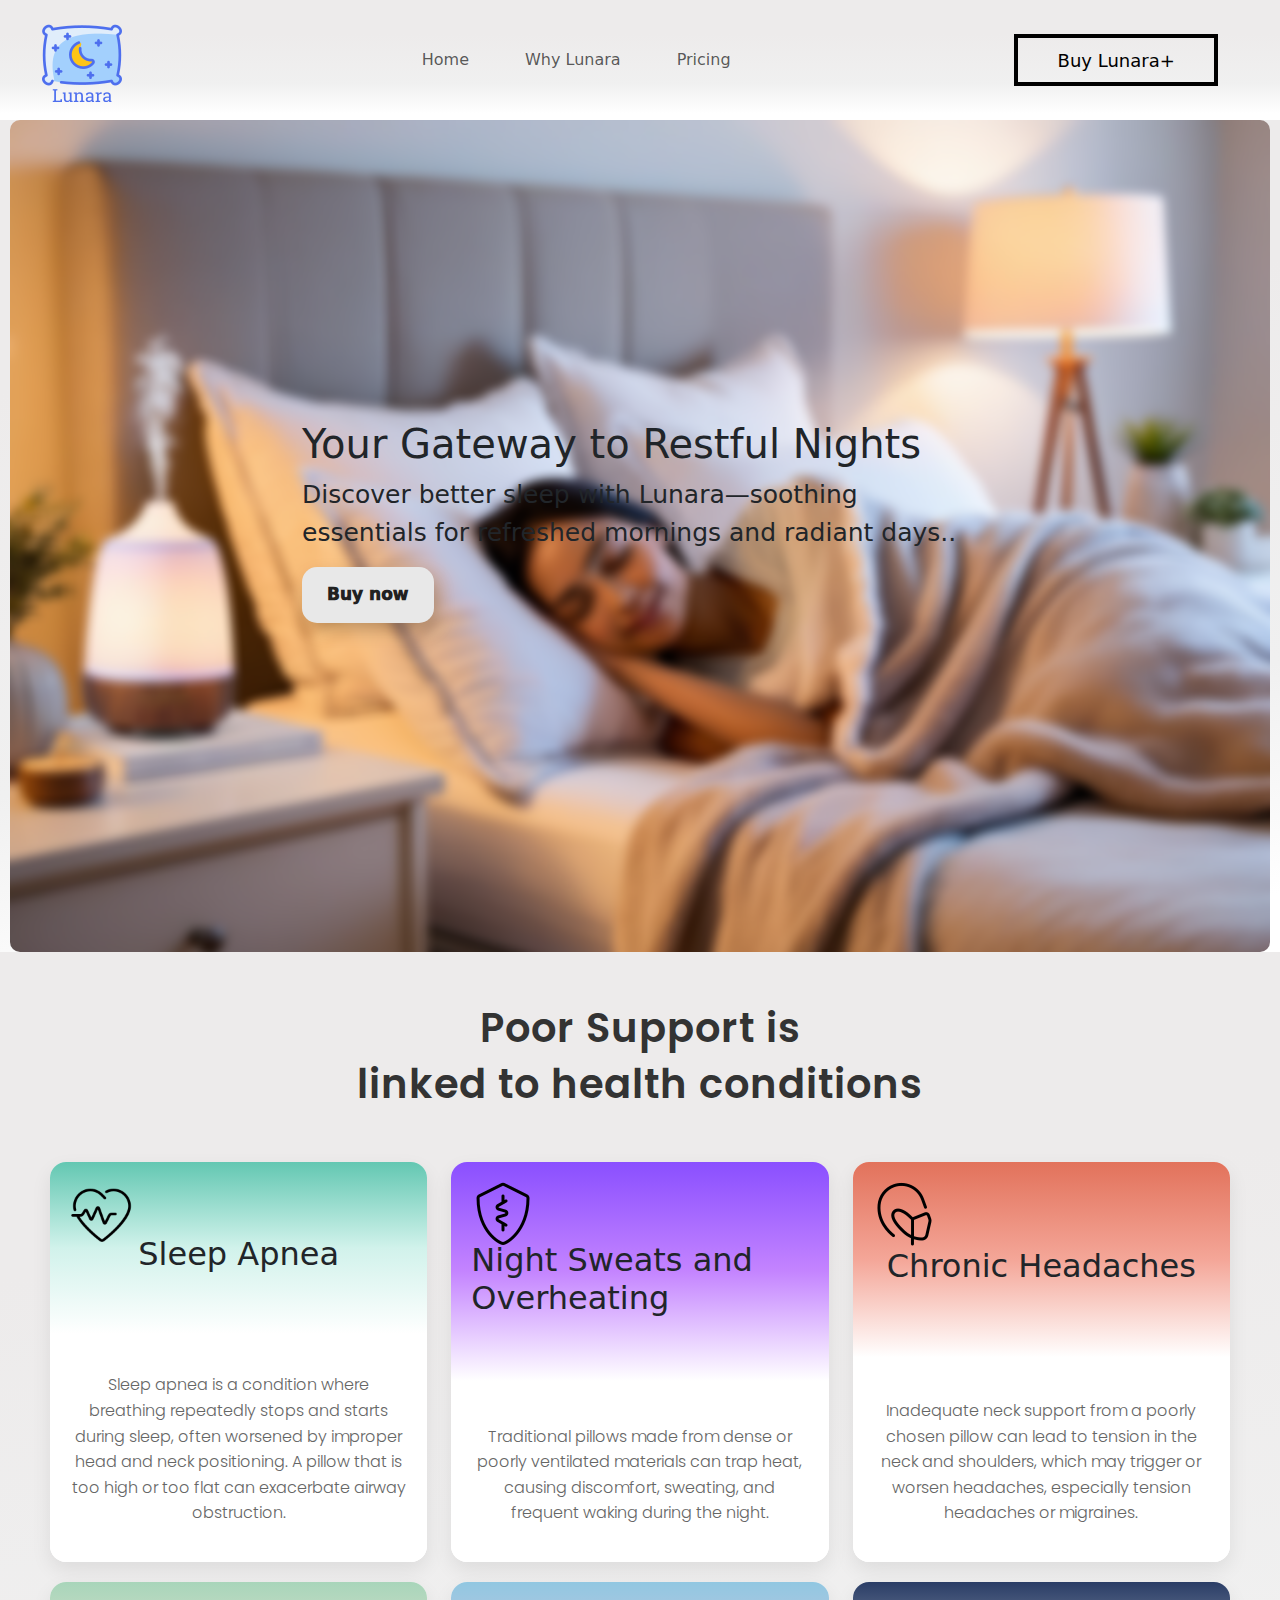
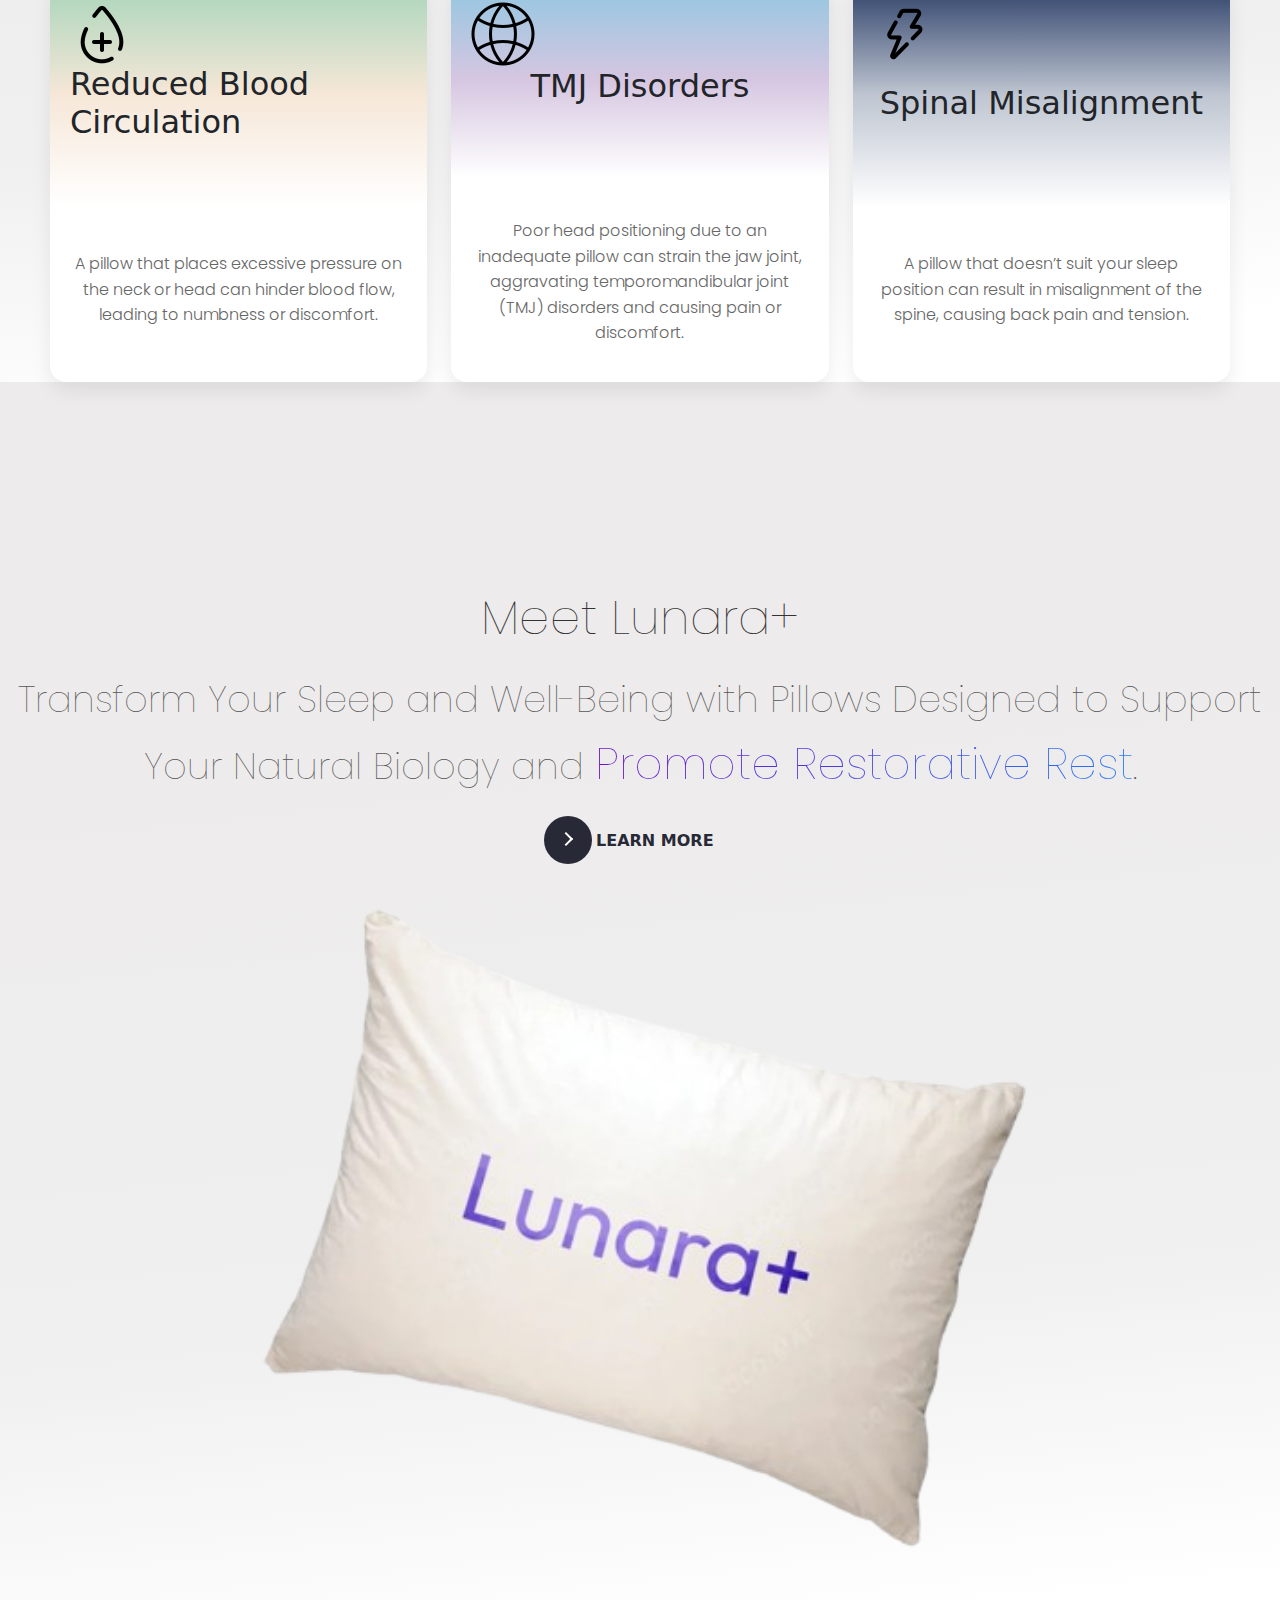
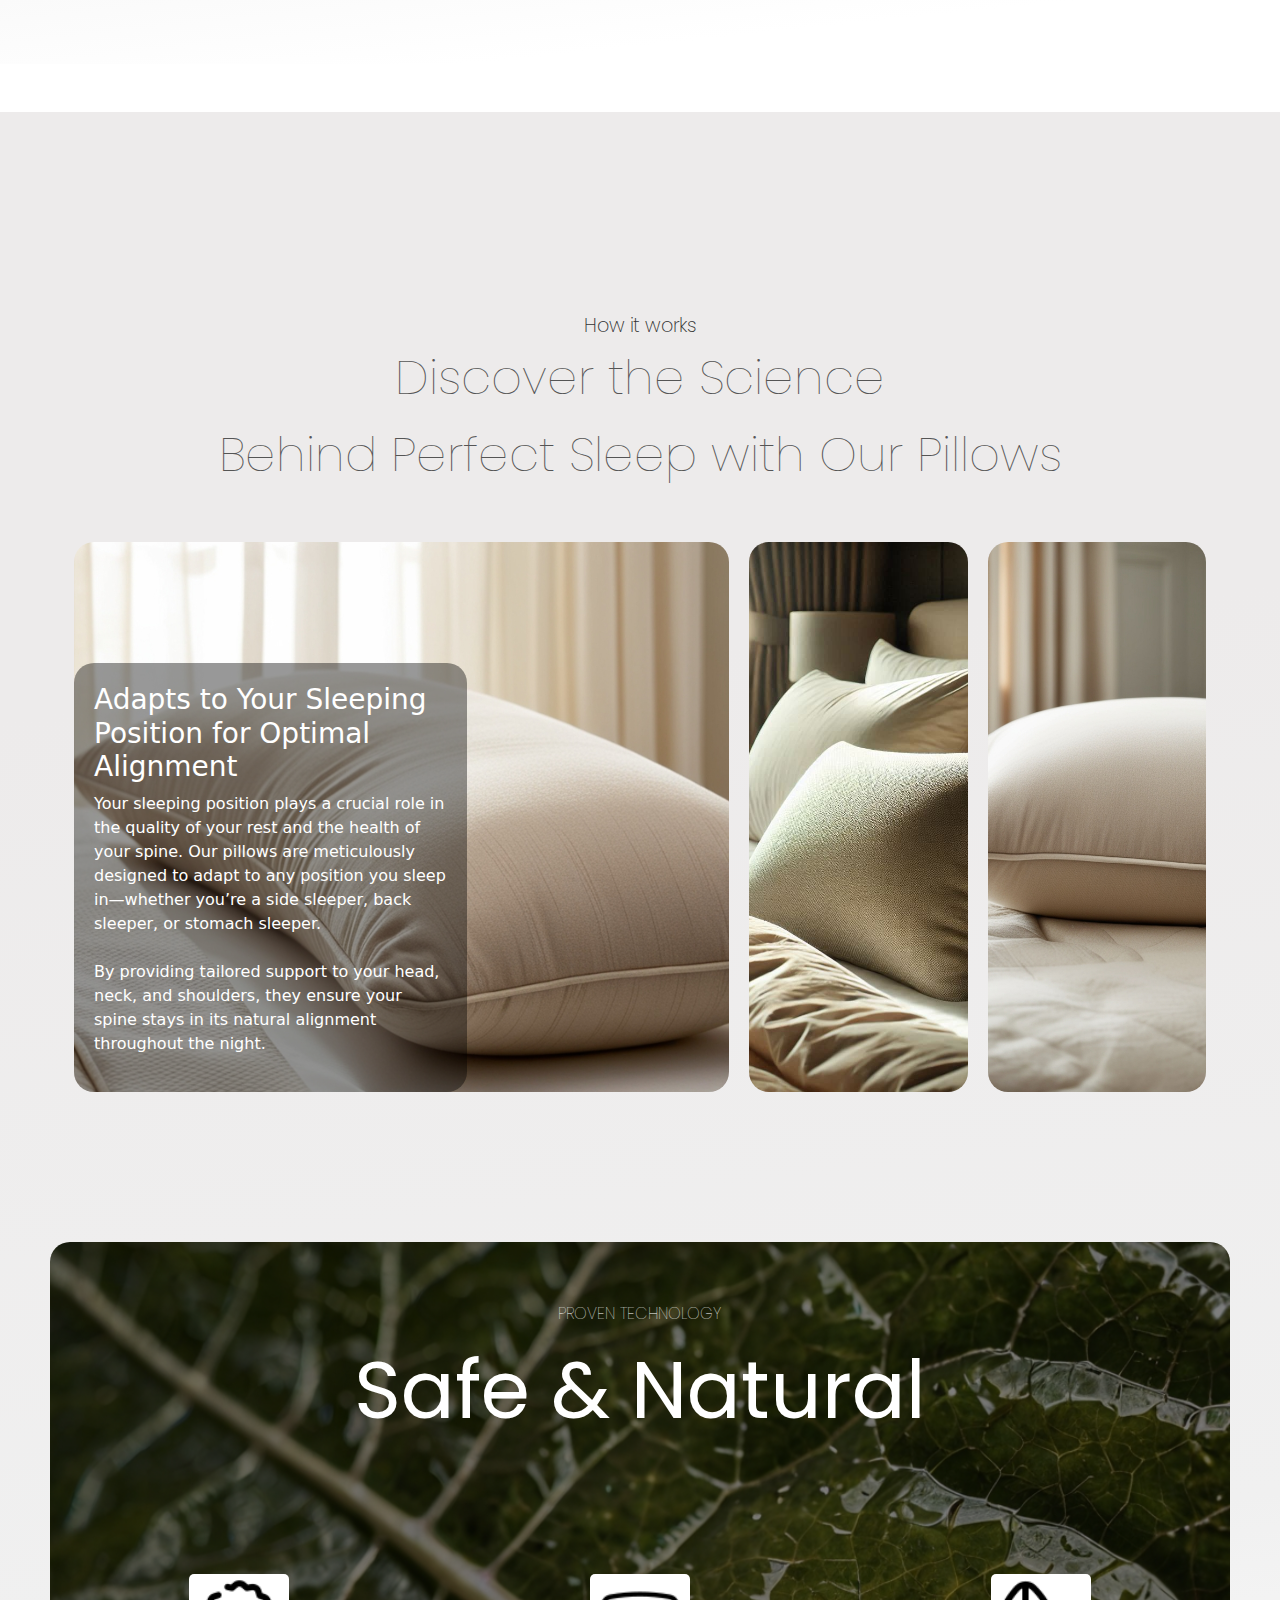
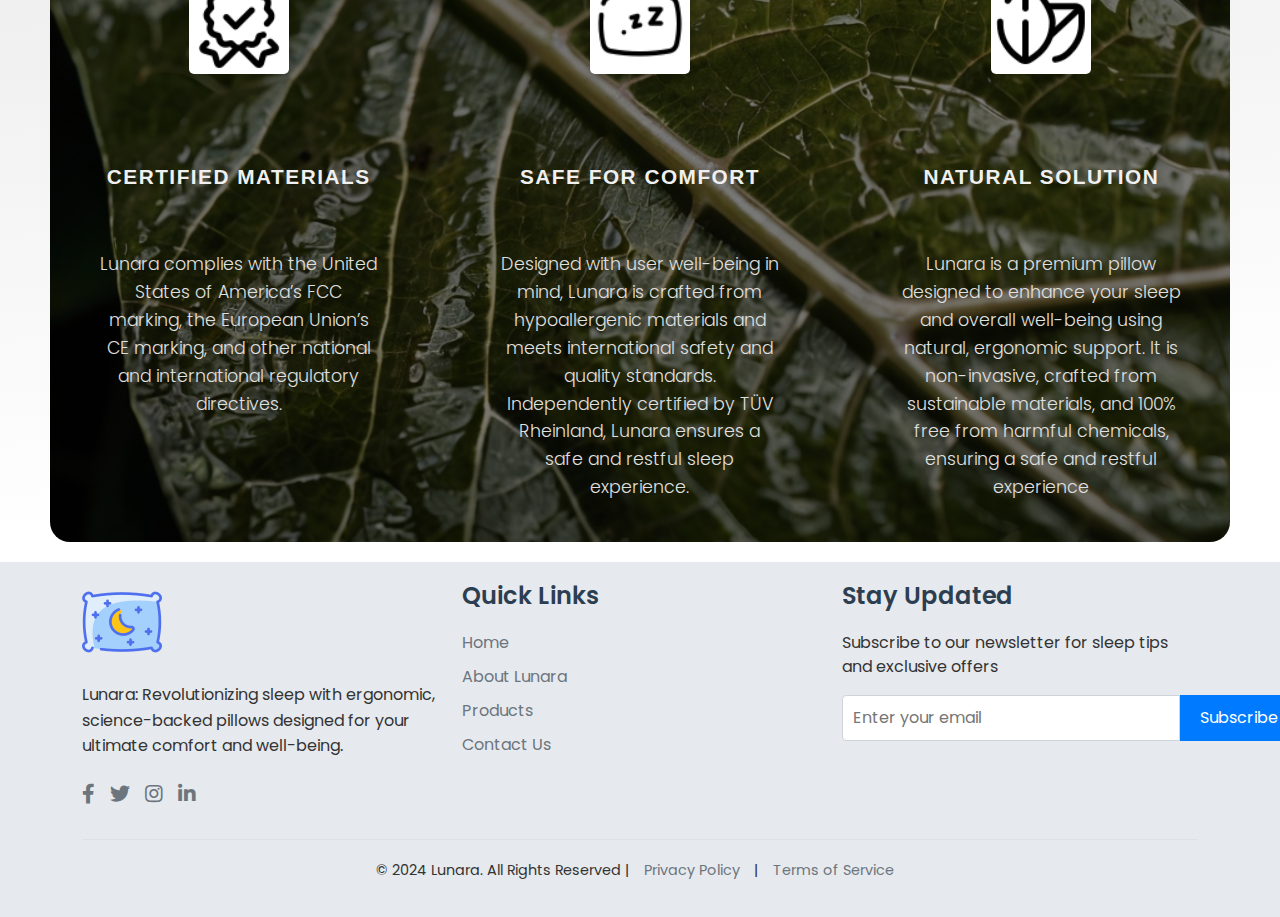
<file: index.html>
<!DOCTYPE html>
<html lang="en">
<head>
    <meta charset="UTF-8">
    <meta name="viewport" content="width=device-width, initial-scale=1.0">
    <title>Lunara</title>

    <link href="https://cdn.jsdelivr.net/npm/bootstrap@5.3.3/dist/css/bootstrap.min.css" rel="stylesheet" integrity="sha384-QWTKZyjpPEjISv5WaRU9OFeRpok6YctnYmDr5pNlyT2bRjXh0JMhjY6hW+ALEwIH" crossorigin="anonymous">
    <link rel="stylesheet" href="style.css">
    <!---- Imported Fonts ---->
    <link href="https://fonts.googleapis.com/css2?family=Poppins:wght@300;400;600&display=swap" rel="stylesheet">
    <link rel="stylesheet" href="https://cdnjs.cloudflare.com/ajax/libs/font-awesome/5.15.3/css/all.min.css">

</head>
<body class="">
    <section class="sectionne">
        <nav class="navbar navbar-expand-lg bg-body-tertiary">
            <div class="container-fluid">
                <a class="navbar-brand" href="index.html">
                    <img src="img/website-logo.png" alt="Logo" width="80" height="80" class="d-inline-block align-text-top" style="margin-left: 30px">
                </a>
              <button class="navbar-toggler" type="button" data-bs-toggle="collapse" data-bs-target="#navbarNavAltMarkup" aria-controls="navbarNavAltMarkup" aria-expanded="false" aria-label="Toggle navigation">
                <span class="navbar-toggler-icon"></span>
              </button>
                <div class="collapse navbar-collapse" id="navbarNavAltMarkup">
                    <div class="navbar-nav">
                        <a class="nav-link" href="index.html">Home</a>
                        <a class="nav-link" href="about-us.html">Why Lunara</a>
                        <a class="nav-link" href="#">Pricing</a>
                </div>
              </div>
                <a class="butto" href="buy-page.html" type="button"> Buy Lunara+
                    <span></span>
                </a>
            </div>
        </nav>
    </section>


    <section class="sectionne">
        <div class="hero-part">
            <div class="text-center hero-image">
                <div class="">
                    <div class="row">
                        <div class="col-6 text-start hero-text ">
                            <h1>Your Gateway to Restful Nights</h1>
                            <p>Discover better sleep with Lunara—soothing essentials for refreshed mornings and radiant days..</p>
                            <a href="buy-page.html"><button>Buy now</button></a>
                        </div>
                        <div class="col-6"></div>
                    </div>
                </div>                
            </div>
        </div>
    </section>



    <section class="presentation sectionne">
        <div class="text-center pt-5">
            <span>Poor Support is <br> linked to health conditions</span>
        </div>
        <div class=" presentation-info">
            <div class="row">
                <div class="col-4">
                    <div class="card">
                        <div class="card-header-1st">
                            <img src="img/image-1-presentation.png" alt="" >
                            <h2>Sleep Apnea</h2>
                        </div>
                        <div class="card-content">
                            <p class="card-description">
                                Sleep apnea is a condition where breathing repeatedly stops and starts during sleep, often worsened by improper head and neck positioning. A pillow that is too high or too flat can exacerbate airway obstruction.
                            </p>
                        </div>
                    </div>
                </div>
                <div class="col-4">
                    <div class="card">
                        <div class="card-header-2nd">
                            <img src="img/image-2-presentation.png" alt="" >
                            <h2>Night Sweats and Overheating</h2>
                        </div>
                        <div class="card-content">
                            <p class="card-description">
                                Traditional pillows made from dense or poorly ventilated materials can trap heat, causing discomfort, sweating, and frequent waking during the night.
                            </p>
                        </div>
                    </div>
                </div>
                <div class="col-4">
                    <div class="card">
                        <div class="card-header-3rd">
                            <img src="img/image-3-presentation.png" alt="" >
                            <h2>Chronic Headaches</h2>
                        </div>
                        <div class="card-content">
                            <p class="card-description">
                                Inadequate neck support from a poorly chosen pillow can lead to tension in the neck and shoulders, which may trigger or worsen headaches, especially tension headaches or migraines.
                            </p>
                        </div>
                    </div>
                </div>
            </div>
            <div class="row row-2nd">
                <div class="col-4">
                    <div class="card">
                        <div class="card-header-4th">
                            <img src="img/image-4-presentation.png" alt="" >
                            <h2>Reduced Blood Circulation</h2>
                        </div>
                        <div class="card-content">
                            <p class="card-description">
                                A pillow that places excessive pressure on the neck or head can hinder blood flow, leading to numbness or discomfort.
                            </p>
                        </div>
                    </div>
                </div>
                <div class="col-4">
                    <div class="card">
                        <div class="card-header-5th">
                            <img src="img/image-5-presentation.png" alt="" >
                            <h2>TMJ Disorders</h2>
                        </div>
                        <div class="card-content">
                            <p class="card-description">
                                Poor head positioning due to an inadequate pillow can strain the jaw joint, aggravating temporomandibular joint (TMJ) disorders and causing pain or discomfort.
                            </p>
                        </div>
                    </div>
                </div>
                <div class="col-4">
                    <div class="card">
                        <div class="card-header-6th">
                            <img src="img/image-6-presentation.png" alt="" >
                            <h2>Spinal Misalignment</h2>
                        </div>
                        <div class="card-content">
                            <p class="card-description">
                                A pillow that doesn’t suit your sleep position can result in misalignment of the spine, causing back pain and tension.
                            </p>
                        </div>
                    </div>
                </div>
            </div>
        </div>
    </section>

    <section class="sectionne">
        <div class="about text-center">
            <span class="title">Meet Lunara+</span>
            <p class="mt-3">Transform Your Sleep and Well-Being with Pillows Designed to Support <br> Your Natural Biology and <span class="gradient-text">Promote Restorative Rest</span>.</p>
            <a href=""> 
                <button class="learn-more">
                    <span class="circle" aria-hidden="true">
                        <span class="icon arrow"></span>
                    </span>
                    <span class="button-text">Learn More</span>
                </button>
            </a>
        </div>
        <div class="text-center image-box-presentation-2">
            <img src="img/pillow.png" alt="">
        </div>
    </section>

    <section class="sectionne">
        <div class="mt-5 mb-5 accordions-header">
            <span class="accordion-title">How it works</span> <br>
            <span class="accordion-subtitle">Discover the Science <br>Behind Perfect Sleep with Our Pillows</span>
        </div>
        <div class="horizontal-accordion">
            <div class="accordion-item" style="background-image: url('img/accordion-img-1.jpg');border-radius: 20px;">
                <div class="accordion-content">
                    <h3>Adapts to Your Sleeping Position for Optimal Alignment</h3>
                    <p>Your sleeping position plays a crucial role in the quality of your rest and the health of your spine. Our pillows are meticulously designed to adapt to any position you sleep in—whether you’re a side sleeper, back sleeper, or stomach sleeper. <br><br>By providing tailored support to your head, neck, and shoulders, they ensure your spine stays in its natural alignment throughout the night.
                    </p>
                </div>
            </div>
            <div class="accordion-item" style="background-image: url('img/accordion-img-2.png');border-radius: 20px;">
                <div class="accordion-content">
                    <h3>Temperature-Regulating Materials for a Cool Night's Sleep</h3>
                    <p>Overheating during sleep can interrupt your rest and leave you feeling groggy in the morning. That’s why our pillows are crafted with advanced temperature-regulating materials, including cooling gel layers, breathable fabrics, and moisture-wicking properties. <br><br>These innovative technologies work together to disperse heat, promote airflow, and maintain an ideal sleeping temperature. 
                    </p>
                </div>
            </div>
            <div class="accordion-item" style="background-image: url('img/accordion-img-3.jpg');border-radius: 20px;">
                <div class="accordion-content">
                    <h3>Engineered for Personalized Comfort and Support</h3>
                    <p>No two sleepers are alike, and our pillows are built to accommodate your unique needs. Made with adaptive memory foam or customizable fill options, our pillows mold to the contours of your head and neck for unparalleled support.<br><br> Whether you prefer a firm feel to alleviate tension or a soft, plush texture for added comfort, our pillows let you find the perfect balance. 
                    </p>
                </div>
            </div>
        </div>
        <div class="proven-technology">
            <div class="title">
                <span class="proven-technology-title">PROVEN TECHNOLOGY</span><br>
                <span class="proven-technology-desc">Safe & Natural</span>
            </div>
            <div class="row">
                <div class="col-4 proven-technology-part">
                    <img src="img/technology-proven-img-1.png" alt="" style="border-radius: 5px;"><br>
                    <span class="pt-5">Certified materials</span><br>
                    <p>Lunara complies with the United States of America’s FCC marking, the European Union’s CE marking, and other national and international regulatory directives.</p>
                </div>
                <div class="col-4 proven-technology-part">
                    <img src="img/technology-proven-img-2.png" alt="" style="border-radius: 5px;"><br>
                    <span class="pt-5">Safe for Comfort</span><br>
                    <p>Designed with user well-being in mind, Lunara is crafted from hypoallergenic materials and meets international safety and quality standards. Independently certified by TÜV Rheinland, Lunara ensures a safe and restful sleep experience.</p>
                </div>
                <div class="col-4 proven-technology-part">
                    <img src="img/technology-proven-img-3.png" alt="" style="border-radius: 5px;"><br>
                    <span class="pt-5">Natural Solution</span><br>
                    <p>Lunara is a premium pillow designed to enhance your sleep and overall well-being using natural, ergonomic support. It is non-invasive, crafted from sustainable materials, and 100% free from harmful chemicals, ensuring a safe and restful experience</p>
                </div>
            </div>
        </div>
    </section>
    
    <section class="sectionne">
        <footer class="lunara-footer">
            <div class="container">
                <div class="row">
                    <div class="col-md-4 footer-about">
                        <img src="img/Website-Icon.png" alt="Lunara Logo" class="footer-logo">
                        <p>Lunara: Revolutionizing sleep with ergonomic, science-backed pillows designed for your ultimate comfort and well-being.</p>
                        <div class="social-links">
                            <a href="#" class="social-icon"><i class="fab fa-facebook-f"></i></a>
                            <a href="#" class="social-icon"><i class="fab fa-twitter"></i></a>
                            <a href="#" class="social-icon"><i class="fab fa-instagram"></i></a>
                            <a href="#" class="social-icon"><i class="fab fa-linkedin-in"></i></a>
                        </div>
                    </div>
                    <div class="col-md-4 footer-links">
                        <h4>Quick Links</h4>
                        <ul>
                            <li><a href="index.html">Home</a></li>
                            <li><a href="about-us.html">About Lunara</a></li>
                            <li><a href="buy-page.html">Products</a></li>
                            <li><a href="#">Contact Us</a></li>
                        </ul>
                    </div>
                    <div class="col-md-4 footer-newsletter">
                        <h4>Stay Updated</h4>
                        <p>Subscribe to our newsletter for sleep tips and exclusive offers</p>
                        <form class="newsletter-form">
                            <input type="email" placeholder="Enter your email" required>
                            <button type="submit">Subscribe</button>
                        </form>
                    </div>
                </div>
                <div class="footer-bottom">
                    <p>&copy; 2024 Lunara. All Rights Reserved | <a href="#">Privacy Policy</a> | <a href="#">Terms of Service</a></p>
                </div>
            </div>
        </footer>
    </section>

    <!---- Scripts ---->
    <script src="scripts/main.js"></script>
</body>
</html>
</file>
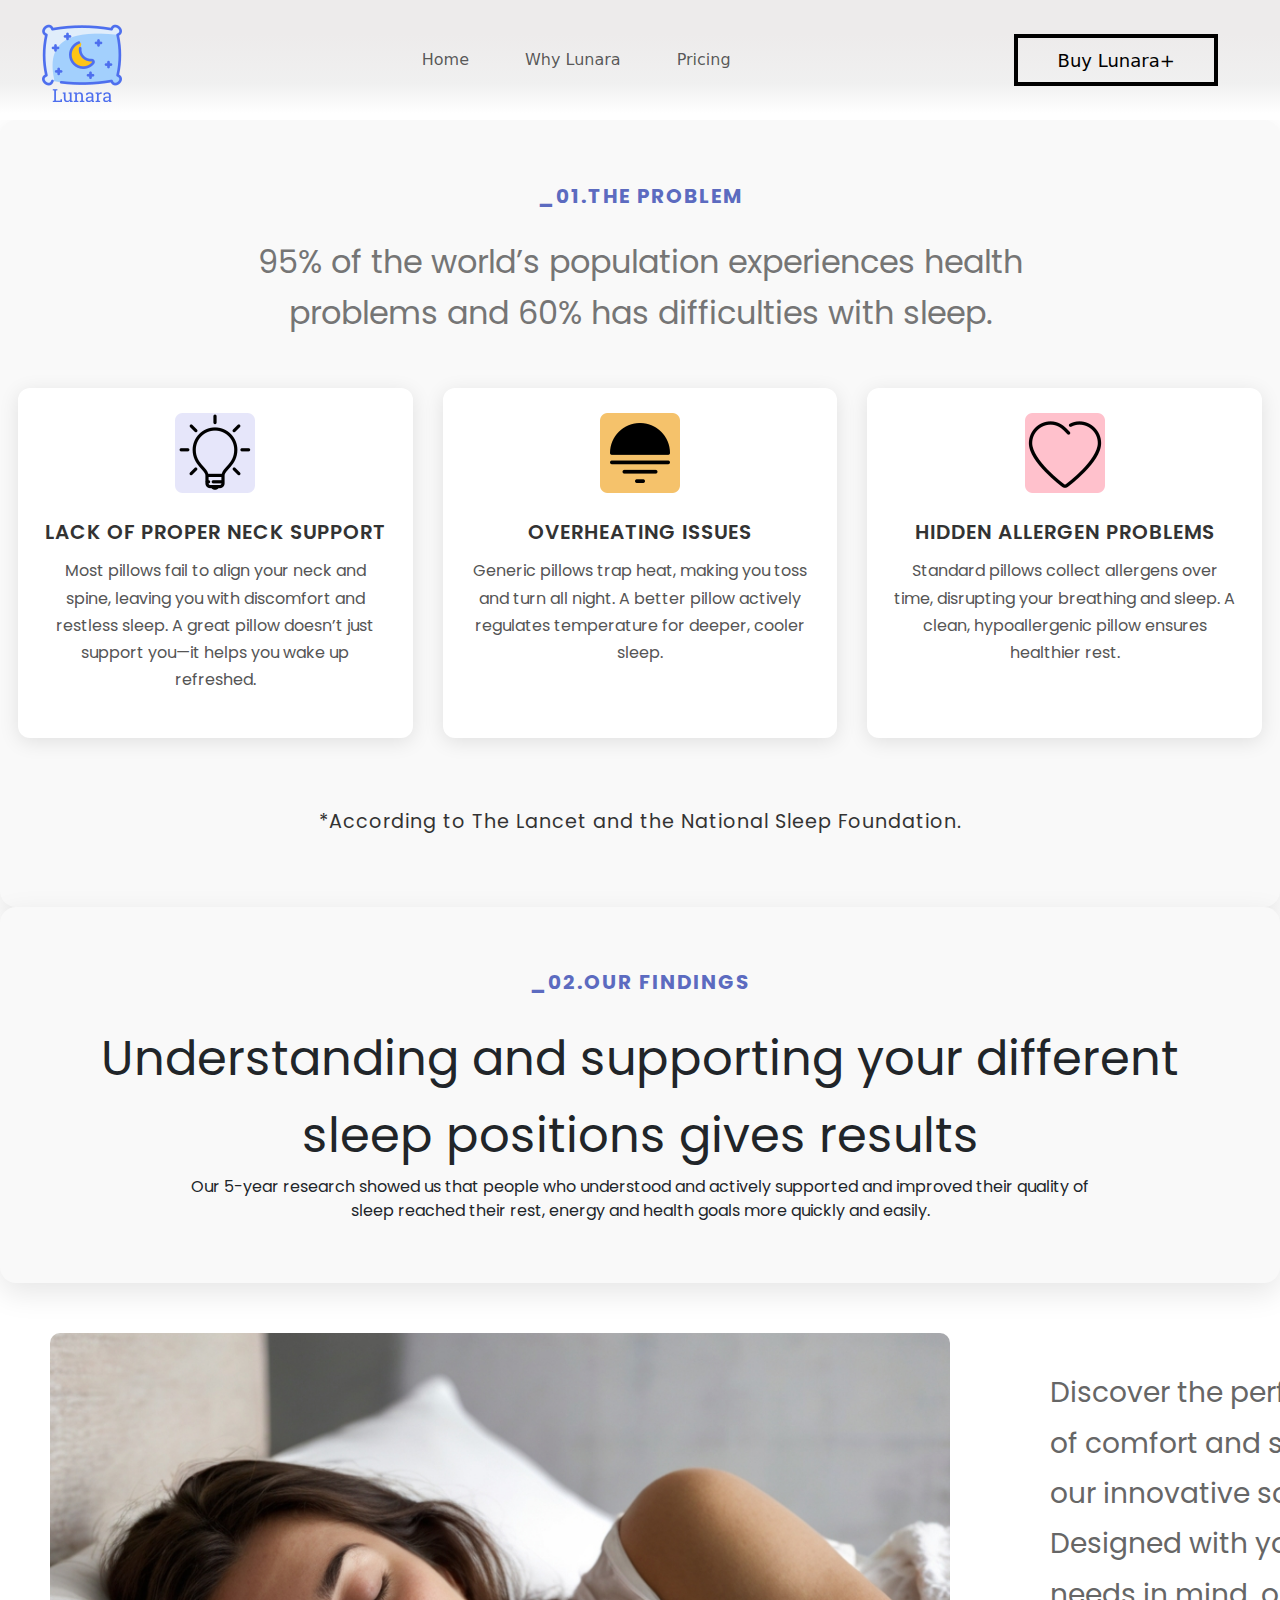
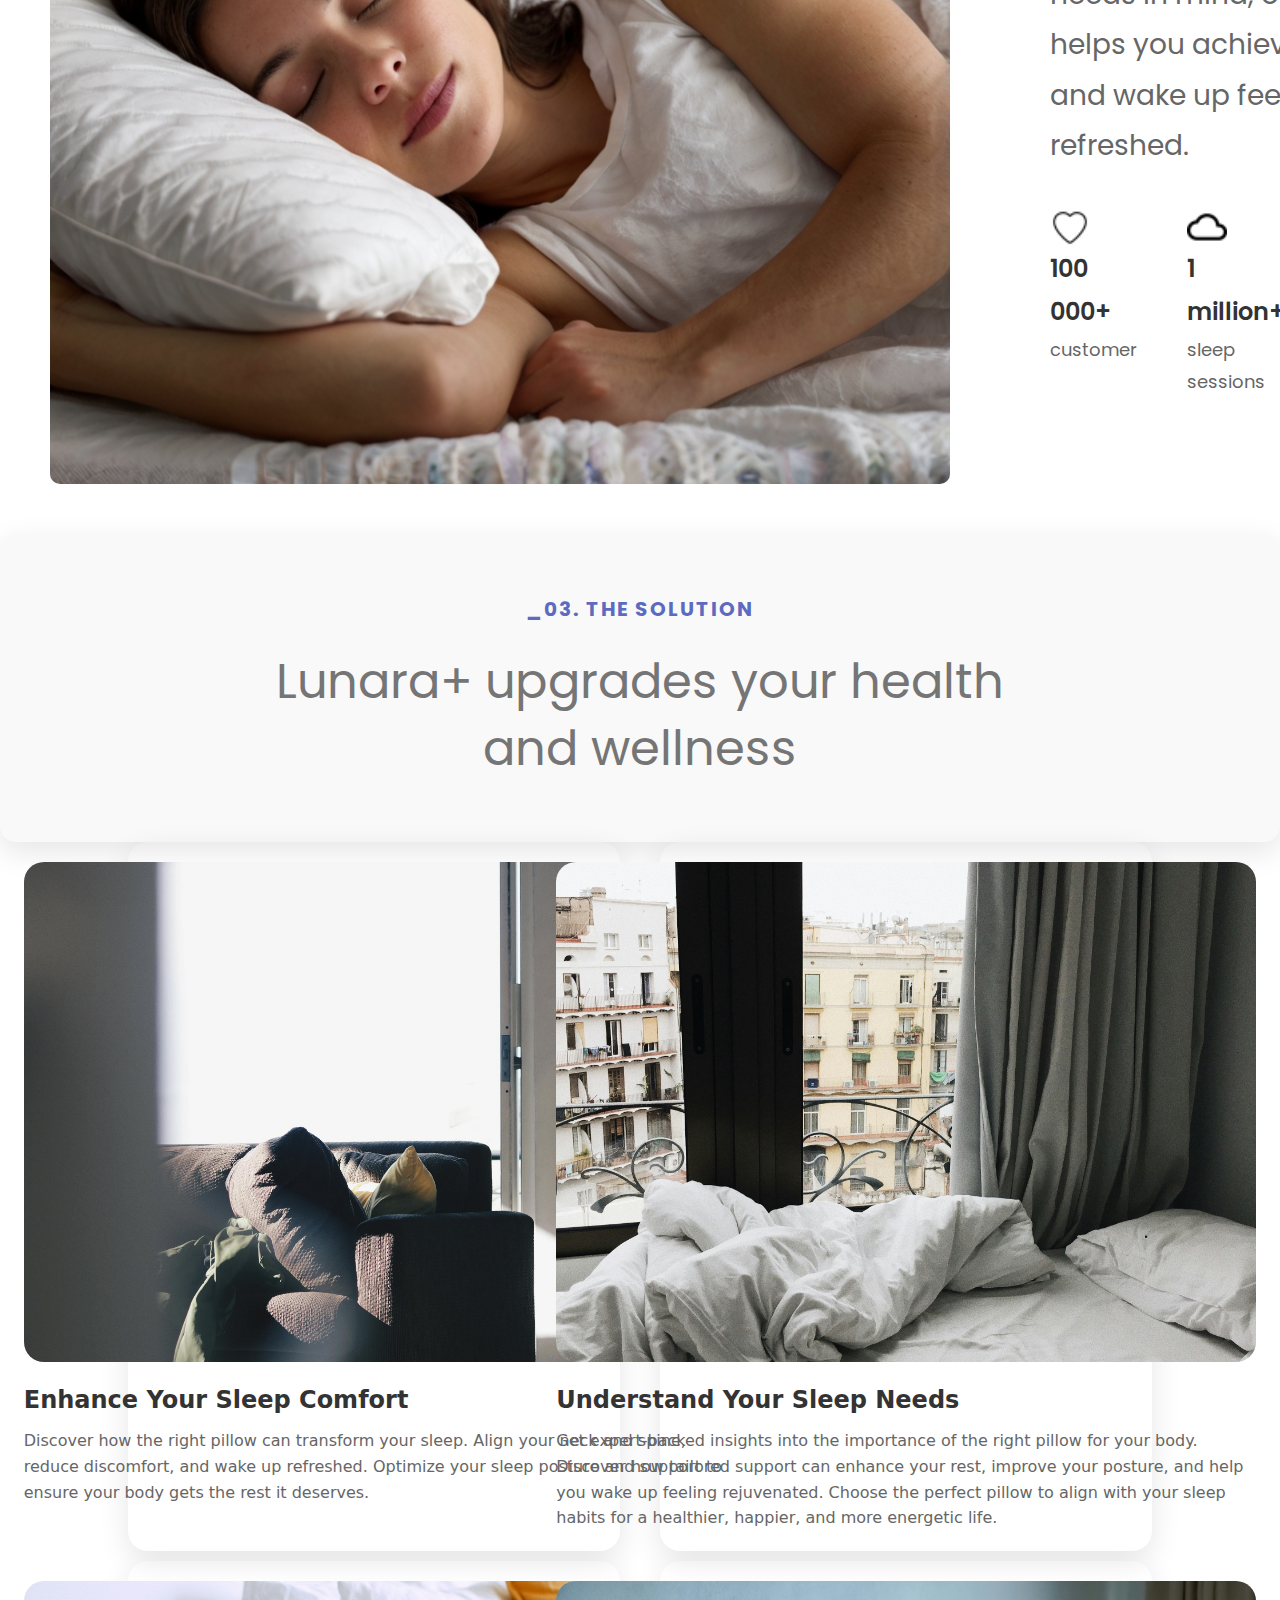
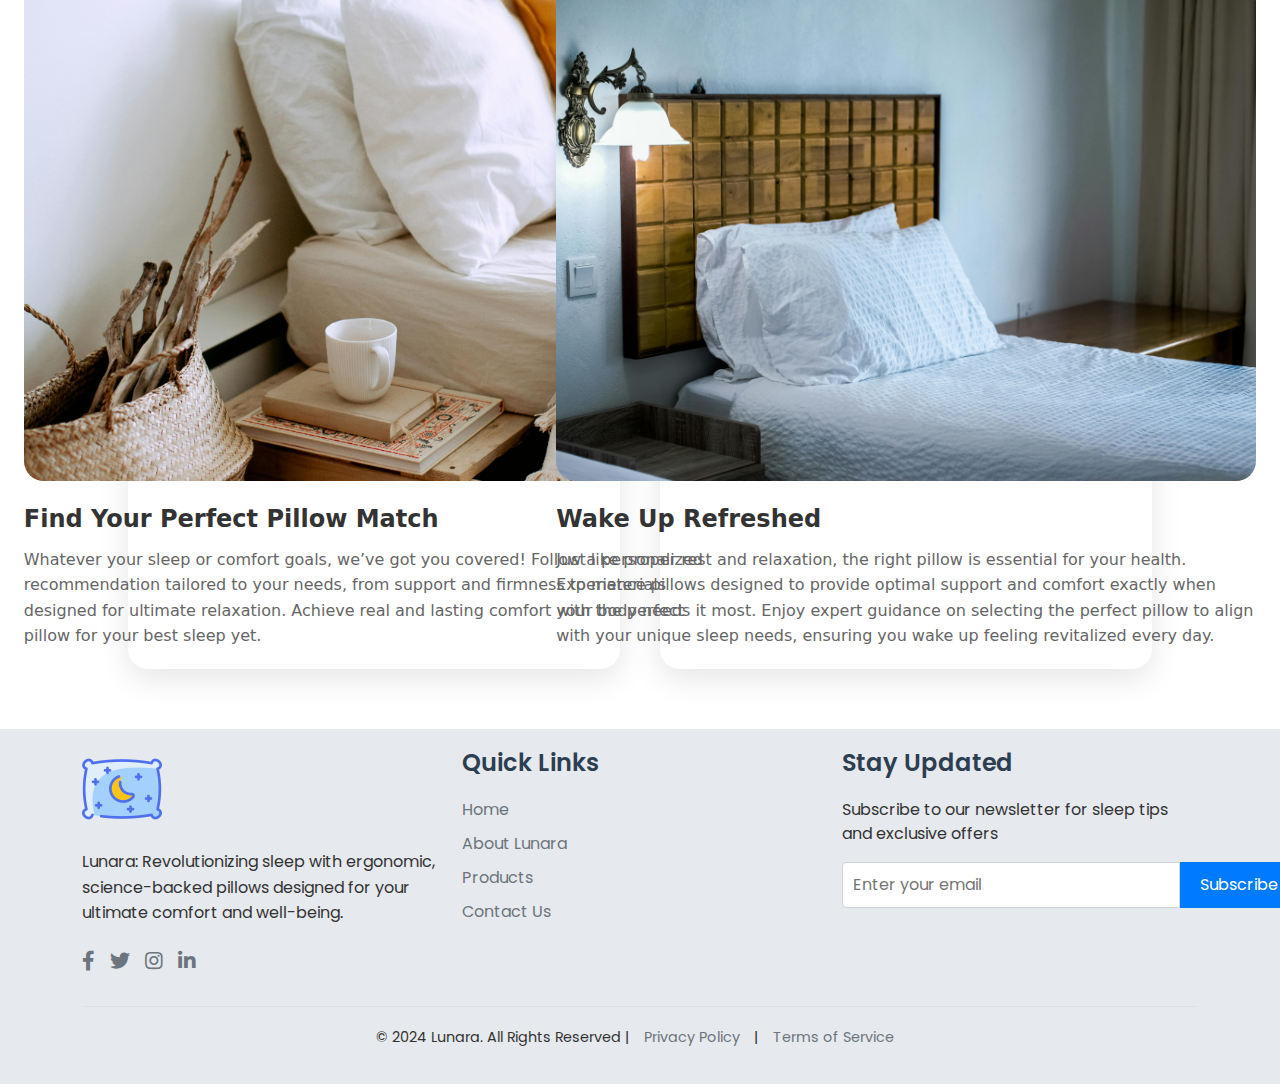
<file: about-us.html>
<!DOCTYPE html>
<html lang="en">
<head>
    <meta charset="UTF-8">
    <meta name="viewport" content="width=device-width, initial-scale=1.0">
    <title>Lunara</title>
    <link href="https://cdn.jsdelivr.net/npm/bootstrap@5.3.3/dist/css/bootstrap.min.css" rel="stylesheet" integrity="sha384-QWTKZyjpPEjISv5WaRU9OFeRpok6YctnYmDr5pNlyT2bRjXh0JMhjY6hW+ALEwIH" crossorigin="anonymous">
    <link rel="stylesheet" href="style.css">
    <!---- Imported Fonts ---->
    <link href="https://fonts.googleapis.com/css2?family=Poppins:wght@300;400;600&display=swap" rel="stylesheet">
    <link rel="stylesheet" href="https://cdnjs.cloudflare.com/ajax/libs/font-awesome/5.15.3/css/all.min.css">
</head>
<body>
    <section class="sectionne">
        <nav class="navbar navbar-expand-lg bg-body-tertiary">
            <div class="container-fluid">
                <a class="navbar-brand" href="index.html">
                    <img src="img/website-logo.png" alt="Logo" width="80" height="80" class="d-inline-block align-text-top" style="margin-left: 30px">
                </a>
              <button class="navbar-toggler" type="button" data-bs-toggle="collapse" data-bs-target="#navbarNavAltMarkup" aria-controls="navbarNavAltMarkup" aria-expanded="false" aria-label="Toggle navigation">
                <span class="navbar-toggler-icon"></span>
              </button>
                <div class="collapse navbar-collapse" id="navbarNavAltMarkup">
                    <div class="navbar-nav">
                        <a class="nav-link" href="index.html">Home</a>
                        <a class="nav-link" href="about-us.html">Why Lunara</a>
                        <a class="nav-link" href="#">Pricing</a>
                </div>
              </div>
                <a class="butto" href="buy-page.html" type="button"> Buy Lunara+
                    <span></span>
                </a>
            </div>
        </nav>
    </section>

    <section>
        <div class="why-lunara-problem">
            <div class="Why-lunara-problem-title">
                <span class="title">_01.THE PROBLEM</span><br><br>
                <span>95% of the world’s population experiences health <br> problems and 60% has difficulties with sleep.</span>
            </div>
            <div class="row problems-row" >
                <div class="col-4 problem-part-1">
                    <img src="img/problem-img-1.png" alt=""><br> <br>
                    <span>Lack of Proper Neck Support</span>
                    <p>Most pillows fail to align your neck and spine, leaving you with discomfort and restless sleep. A great pillow doesn’t just support you—it helps you wake up refreshed.</p>
                </div>
                <div class="col-4 problem-part-1">
                    <img src="img/problem-img-2.png" alt=""><br> <br>
                    <span>Overheating Issues</span>
                    <p>Generic pillows trap heat, making you toss and turn all night. A better pillow actively regulates temperature for deeper, cooler sleep.</p>
                </div>
                <div class="col-4 problem-part-1">
                    <img src="img/problem-img-3.png" alt=""><br> <br>
                    <span>Hidden Allergen Problems</span>
                    <p>Standard pillows collect allergens over time, disrupting your breathing and sleep. A clean, hypoallergenic pillow ensures healthier rest.</p>
                </div>
            </div>
            <p class="according-text">*According to The Lancet and the National Sleep Foundation.</p>
        </div>
    </section>

    <section>
        <div class="finding-section">
            <span class="title">_02.OUR Findings</span><br><br>
            <span class="finding-section-title-part1">Understanding and supporting your different <br>sleep positions gives results</span><br>
            <span class="finding-section-title-part2">Our 5-year research showed us that people who understood and actively supported and improved their quality of <br>sleep reached their rest, energy and health goals more quickly and easily.</span>
        </div>
        <div>
            <div class="image-text-container">
                <div class="image">
                    <img src="img/img-findings.jpg" alt="Example Image">
                </div>
                <div class="text">
                    <p>
                        Discover the perfect balance of comfort and support with our innovative solutions. 
                        Designed with your unique needs in mind, our approach helps you achieve better rest 
                        and wake up feeling refreshed.
                    </p>
                    <div class="d-flex">
                        <div class="info-container">
                            <div class="info-image">
                                <img src="img/heart-users.png" alt="Example Image">
                            </div>
                            <div class="info-text">
                                <span class="info-title">100 000+</span>
                                <span class="info-description">customer</span>
                            </div>
                        </div>
                        <div class="info-container">
                            <div class="info-image">
                                <img src="img/cloud-users.png" alt="Example Image">
                            </div>
                            <div class="info-text">
                                <span class="info-title">1 million+</span>
                                <span class="info-description">sleep sessions</span>
                            </div>
                        </div>
                        <div class="info-container">
                            <div class="info-image">
                                <img src="img/lamp-user.png" alt="Example Image">
                            </div>
                            <div class="info-text">
                                <span class="info-title">15 000+</span>
                                <span class="info-description">improved</span>
                            </div>
                        </div>
                    </div>
                </div>
            </div>
        </div>
    </section>

    <section>
        <div>
            <div class="solution-section" >
                <div class="solution-section-heading">
                    <span class="solution-title">_03. THE SOLUTION</span><br><br>
                    <span class="solution-desc">Lunara+ upgrades your health <br> and wellness</span>
                </div>
            </div>
            <div class="d-flex">    
                <div class="solution-stats">
                    <div class="solution-info">
                        <div class="solution-info-image">
                            <img src="img/image-solution-4.jpg" alt="Example Image">
                        </div>
                        <div class="solution-info-text">
                            <span class="solution-info-title">Enhance Your Sleep Comfort</span>
                            <span class="solution-info-description">Discover how the right pillow can transform your sleep. Align your neck and spine, reduce discomfort, and wake up refreshed. Optimize your sleep posture and support to ensure your body gets the rest it deserves.</span>
                        </div>
                    </div>
                    <div class="solution-info">
                        <div class="solution-info-image">
                            <img src="img/image-solution-3.jpg" alt="Example Image">
                        </div>
                        <div class="solution-info-text">
                            <span class="solution-info-title">Understand Your Sleep Needs</span>
                            <span class="solution-info-description">Get expert-backed insights into the importance of the right pillow for your body. Discover how tailored support can enhance your rest, improve your posture, and help you wake up feeling rejuvenated. Choose the perfect pillow to align with your sleep habits for a healthier, happier, and more energetic life.</span>
                        </div>
                    </div>
                    <div class="solution-info">
                        <div class="solution-info-image">
                            <img src="img/image-solution-2.jpg" alt="Example Image">
                        </div>
                        <div class="solution-info-text">
                            <span class="solution-info-title">
                                Find Your Perfect Pillow Match</span>
                            <span class="solution-info-description">Whatever your sleep or comfort goals, we’ve got you covered! Follow a personalized recommendation tailored to your needs, from support and firmness to materials designed for ultimate relaxation. Achieve real and lasting comfort with the perfect pillow for your best sleep yet.</span>
                        </div>
                    </div>
                    <div class="solution-info">
                        <div class="solution-info-image">
                            <img src="img/image-solution-1.jpg" alt="">
                        </div>
                        <div class="solution-info-text">
                            <span class="solution-info-title">Wake Up Refreshed</span>
                            <span class="solution-info-description">Just like proper rest and relaxation, the right pillow is essential for your health. Experience pillows designed to provide optimal support and comfort exactly when your body needs it most. Enjoy expert guidance on selecting the perfect pillow to align with your unique sleep needs, ensuring you wake up feeling revitalized every day.</span>
                        </div>
                    </div>
                </div>
            </div>
        </div>            
    </section>

    <section class="sectionne">
        <footer class="lunara-footer">
            <div class="container">
                <div class="row">
                    <div class="col-md-4 footer-about">
                        <img src="img/Website-Icon.png" alt="Lunara Logo" class="footer-logo">
                        <p>Lunara: Revolutionizing sleep with ergonomic, science-backed pillows designed for your ultimate comfort and well-being.</p>
                        <div class="social-links">
                            <a href="#" class="social-icon"><i class="fab fa-facebook-f"></i></a>
                            <a href="#" class="social-icon"><i class="fab fa-twitter"></i></a>
                            <a href="#" class="social-icon"><i class="fab fa-instagram"></i></a>
                            <a href="#" class="social-icon"><i class="fab fa-linkedin-in"></i></a>
                        </div>
                    </div>
                    <div class="col-md-4 footer-links">
                        <h4>Quick Links</h4>
                        <ul>
                            <li><a href="index.html">Home</a></li>
                            <li><a href="about-us.html">About Lunara</a></li>
                            <li><a href="buy-page.html">Products</a></li>
                            <li><a href="#">Contact Us</a></li>
                        </ul>
                    </div>
                    <div class="col-md-4 footer-newsletter">
                        <h4>Stay Updated</h4>
                        <p>Subscribe to our newsletter for sleep tips and exclusive offers</p>
                        <form class="newsletter-form">
                            <input type="email" placeholder="Enter your email" required>
                            <button type="submit">Subscribe</button>
                        </form>
                    </div>
                </div>
                <div class="footer-bottom">
                    <p>&copy; 2024 Lunara. All Rights Reserved | <a href="#">Privacy Policy</a> | <a href="#">Terms of Service</a></p>
                </div>
            </div>
        </footer>
    </section>

</body>
</html>
</file>
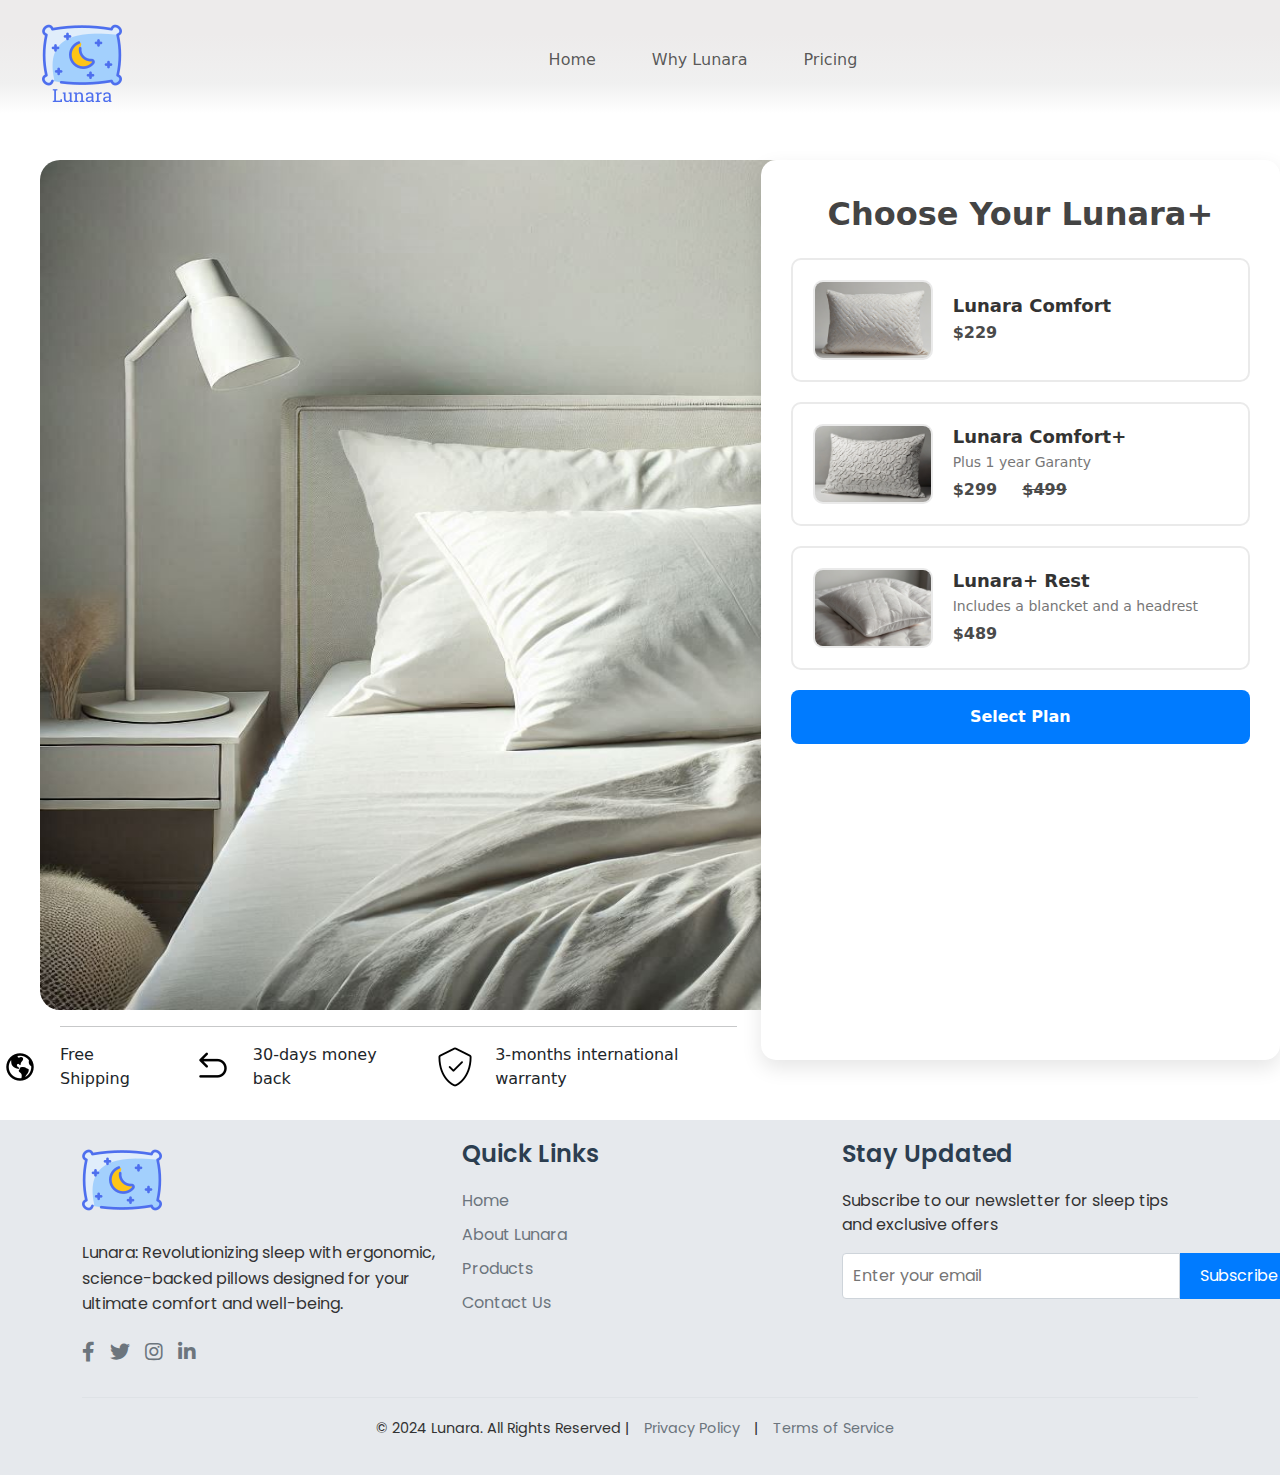
<file: buy-page.html>
<!DOCTYPE html>
<html lang="en">
<head>
    <meta charset="UTF-8">
    <meta name="viewport" content="width=device-width, initial-scale=1.0">
    <title>Lunara</title>
    <link href="https://cdn.jsdelivr.net/npm/bootstrap@5.3.3/dist/css/bootstrap.min.css" rel="stylesheet" integrity="sha384-QWTKZyjpPEjISv5WaRU9OFeRpok6YctnYmDr5pNlyT2bRjXh0JMhjY6hW+ALEwIH" crossorigin="anonymous">
    <link rel="stylesheet" href="style.css">
    <!---- Imported Fonts ---->
    <link href="https://fonts.googleapis.com/css2?family=Poppins:wght@300;400;600&display=swap" rel="stylesheet">
    <link rel="stylesheet" href="https://cdnjs.cloudflare.com/ajax/libs/font-awesome/5.15.3/css/all.min.css">
</head>
<body>
    <section class="sectionne">
        <nav class="navbar navbar-expand-lg bg-body-tertiary">
            <div class="container-fluid">
                <a class="navbar-brand" href="index.html">
                    <img src="img/website-logo.png" alt="Logo" width="80" height="80" class="d-inline-block align-text-top" style="margin-left: 30px">
                </a>
              <button class="navbar-toggler" type="button" data-bs-toggle="collapse" data-bs-target="#navbarNavAltMarkup" aria-controls="navbarNavAltMarkup" aria-expanded="false" aria-label="Toggle navigation">
                <span class="navbar-toggler-icon"></span>
              </button>
                <div class="collapse navbar-collapse" id="navbarNavAltMarkup">
                    <div class="navbar-nav">
                        <a class="nav-link" href="index.html">Home</a>
                        <a class="nav-link" href="about-us.html">Why Lunara</a>
                        <a class="nav-link" href="#">Pricing</a>
                </div>
              </div>
            </div>
        </nav>
    </section>


    <section>
        <div class="buy-page">
           <div class="row">
                <div class="col-7 buy-page-left">
                    <img src="img/tt.png" alt="" id="product-image" height="850" width="1100" style="margin-left: 40px;margin-top: 40px;border-radius: 20px;">
                    <hr width="" style="margin-left: 60px;">
                    <div class="info-buy-page">
                        <img src="img/shipping-icon.png" alt="shipping-icon">
                        <span>Free Shipping</span> 
                        <img src="img/return-icon.png" alt="return-icon">
                        <span>30-days money back</span>
                        <img src="img/verified-icon.png" alt="verified-icon">
                        <span>3-months international warranty</span>
                    </div>    
                </div>
                <div class="col-5">
                    <div class="buy-menu">
                        <fieldset>
                            <legend>Choose Your Lunara+</legend>
                            <form>
                            <div class="product-option">
                                <input type="radio" id="basic-plan" name="product" value="basic" onclick="changeImage()">
                                <label for="basic-plan">
                                <div class="product-content">
                                    <img src="img/product-option-1.jpg" alt="Basic Plan" class="product-img">
                                    <div class="product-details">
                                    <h2>Lunara Comfort</h2>
                                    <span class="price">$229</span>
                                    </div>
                                </div>
                                <img src="img/checked.png" alt="Checked" class="checked-img-radio2">
                                </label>
                            </div>
                            <div class="product-option">
                                <input type="radio" id="pro-plan" name="product" value="pro" onclick="changeImage()">
                                <label for="pro-plan">
                                <div class="product-content">
                                    <img src="img/product-option-2.jpg" alt="Pro Plan" class="product-img">
                                    <div class="product-details">
                                    <h2>Lunara Comfort+</h2>
                                    <p> Plus 1 year Garanty</p>
                                    <span class="price">$299</span> <span class="price" style="text-decoration: line-through;margin-left: 20px;">$499</span>
                                    </div>
                                </div>
                                <img src="img/checked.png" alt="Checked" class="checked-img-radio2">
                                </label>
                            </div>
                        
                            <div class="product-option">
                                <input type="radio" id="enterprise-plan" name="product" value="enterprise" onclick="changeImage()">
                                <label for="enterprise-plan">
                                <div class="product-content">
                                    <img src="img/product-option-3.jpg" alt="Enterprise Plan" class="product-img">
                                    <div class="product-details">
                                    <h2>Lunara+ Rest</h2>
                                    <p>Includes a blancket and a headrest</p>
                                    <span class="price">$489</span>
                                    </div>
                                </div>
                                <img src="img/checked.png" alt="Checked" class="checked-img-radio2">
                                </label>
                            </div>
                            <button type="submit" class="select-btn">Select Plan</button>
                            </form>
                        </fieldset>
                    </div>
                </div>
            </div>
        </div>
    </section>

    <section>
        <footer class="lunara-footer">
            <div class="container">
                <div class="row">
                    <div class="col-md-4 footer-about">
                        <img src="img/Website-Icon.png" alt="Lunara Logo" class="footer-logo">
                        <p>Lunara: Revolutionizing sleep with ergonomic, science-backed pillows designed for your ultimate comfort and well-being.</p>
                        <div class="social-links">
                            <a href="#" class="social-icon"><i class="fab fa-facebook-f"></i></a>
                            <a href="#" class="social-icon"><i class="fab fa-twitter"></i></a>
                            <a href="#" class="social-icon"><i class="fab fa-instagram"></i></a>
                            <a href="#" class="social-icon"><i class="fab fa-linkedin-in"></i></a>
                        </div>
                    </div>
                    <div class="col-md-4 footer-links">
                        <h4>Quick Links</h4>
                        <ul>
                            <li><a href="index.html">Home</a></li>
                            <li><a href="about-us.html">About Lunara</a></li>
                            <li><a href="buy-page.html">Products</a></li>
                            <li><a href="#">Contact Us</a></li>
                        </ul>
                    </div>
                    <div class="col-md-4 footer-newsletter">
                        <h4>Stay Updated</h4>
                        <p>Subscribe to our newsletter for sleep tips and exclusive offers</p>
                        <form class="newsletter-form">
                            <input type="email" placeholder="Enter your email" required>
                            <button type="submit">Subscribe</button>
                        </form>
                    </div>
                </div>
                <div class="footer-bottom">
                    <p>&copy; 2024 Lunara. All Rights Reserved | <a href="#">Privacy Policy</a> | <a href="#">Terms of Service</a></p>
                </div>
            </div>
        </footer>
    </section>

    <script src="scripts/main2.js"></script>
</body>
</html>
</file>
<file: style.css>
@import url('https://fonts.googleapis.com/css2?family=Poppins:wght@400;600&display=swap');
nav{
    height: 120px;
    background: linear-gradient(180deg, rgba(237,235,235,1) 28%, rgba(240,240,240,1) 70%, rgba(255,255,255,1) 94%);
}
.hero-image{
    background:url(img/hero-image-final-edition.png) ;
    border-radius: 10px;
    background-repeat: no-repeat ;
    background-size: cover;
    height: 832px;
    margin-left: 10px;
    margin-right:10px ;    
}
.hero-text{
    margin: 300px auto;
    width: 700px;

}
.hero-text p{
    font-size: 25px;
}
.hero-text button {
    padding: 15px 25px;
    border: unset;
    border-radius: 15px;
    color: #212121;
    z-index: 1;
    background: #e8e8e8;
    position: relative;
    font-weight: 1000;
    font-size: 17px;
    -webkit-box-shadow: 4px 8px 19px -3px rgba(0,0,0,0.27);
    box-shadow: 4px 8px 19px -3px rgba(0,0,0,0.27);
    transition: all 250ms;
    overflow: hidden;
   }
   
   .hero-text button::before {
    content: "";
    position: absolute;
    top: 0;
    left: 0;
    height: 100%;
    width: 0;
    border-radius: 15px;
    background-color: #212121;
    z-index: -1;
    -webkit-box-shadow: 4px 8px 19px -3px rgba(0,0,0,0.27);
    box-shadow: 4px 8px 19px -3px rgba(0,0,0,0.27);
    transition: all 250ms
   }
   
   .hero-text button:hover {
    color: #e8e8e8;
   }
   
   .hero-text button:hover::before {
    width: 100%;
   }
.card {
    width: auto;
    height: 400px;
    border-radius: 16px;
    box-shadow: 0 8px 20px rgba(0, 0, 0, 0.08);
    overflow: hidden;
    border: none;
}

.card-header-1st {
    height: 250px;
    background: linear-gradient(
        to bottom, 
        #63C7B2, 
        #D1F2EB,  
        white 90%  
    );
    display: flex;
    align-items: center;
    justify-content: center;
    padding: 20px;
    margin-bottom: -1px;  
}
.card-header-2nd {
    height: 250px;
    background: linear-gradient(
        to bottom, 
        #8A4FFF,  
        #C484FF,  
        white 90% 
    );
    display: flex;
    align-items: center;
    justify-content: center;
    padding: 20px;
    margin-bottom: -1px;  
}
.card-header-3rd {
    height: 250px;
    background: linear-gradient(
        to bottom, 
        #E2725B,  
        #F4A698,  
        white 90%  
    );
    display: flex;
    align-items: center;
    justify-content: center;
    padding: 20px;
    margin-bottom: -1px;  
}
.card-header-5th {
    height: 250px;
    background: linear-gradient(
        to bottom, 
        #91C7E1, 
        #D6C6E1,  
        white 90% 
    );
    display: flex;
    align-items: center;
    justify-content: center;
    padding: 20px;
    margin-bottom: -1px;  
}
.card-header-4th {
    height: 250px;
    background: linear-gradient(
        to bottom, 
        #A8D5BA,  
        #F6E7D8,  
        white 90% 
    );
    display: flex;
    align-items: center;
    justify-content: center;
    padding: 20px;
    margin-bottom: -1px;  
}
.card-header-6th {
    height: 250px;
    background: linear-gradient(
        to bottom, 
        #2A3D66,  
        #BEC5D1,  
        white 90% 
    );
    display: flex;
    align-items: center;
    justify-content: center;
    padding: 20px;
    margin-bottom: -1px;  
}
.card-title {
    font-size: 2.2em;
    color: #333;
    font-weight: 600;
    text-shadow: 1px 1px 2px rgba(0, 0, 0, 0.1);
}

.card-title h2 {
    margin-top: 20px;
    font-family: 'Poppins', sans-serif;
    font-weight: 600;
    font-size: 1.6em;
    color: #333;
}

.card-content {
    padding: 20px;
    text-align: center;
    background: white;
    position: relative;
    z-index: 1;
}

.card-description {
    color: #666;
    line-height: 1.6;
    font-family: 'Poppins', sans-serif;
    font-weight: 300;
    font-size: 1em;
}
.presentation-info{
    margin-left: 50px;
    margin-right: 50px;
    margin-top: 50px;
}
.row-2nd{
    margin-top: 20px;
}
.presentation-info img{
    position: absolute;
    top: 20px;
    left: 20px;
    width: 64px;
    height: 64px;
}
.presentation span{
    font-family: 'Poppins', sans-serif;
    font-weight: 600;
    font-size: 2.5em; 
    color: #333;  
    line-height: 1.4;
    letter-spacing: 1px; 
}
.about{
    padding-top: 200px;
}
.image-box-presentation-2 img{
    height: 900px;
    width: 900px;
    margin-top: -100px;
}
.about .title {
    font-family: 'Poppins', sans-serif;
    font-size: 3em;
    font-weight: 100;
    color: #333;
}

.about p {
    font-family: 'Poppins', sans-serif;
    font-size: 2.3em;
    color: #555;
    line-height: 1.6;
    font-weight: 10;

}

.gradient-text {
    font-family: 'Poppins', sans-serif;
    font-size: 1.2em;
    color: #555;
    line-height: 1.6;
    background: linear-gradient(90deg, #6a11cb, #2575fc);
    background-clip: text;
    -webkit-text-fill-color: transparent;
    display: inline-block;
}
.section{
    margin-top: 100px;
}
button {
 position: relative;
 display: inline-block;
 cursor: pointer;
 outline: none;
 border: 0;
 vertical-align: middle;
 text-decoration: none;
 background: transparent;
 padding: 0;
 font-size: inherit;
 font-family: inherit;
}

button.learn-more {
 width: 12rem;
 height: auto;
}

button.learn-more .circle {
 transition: all 0.45s cubic-bezier(0.65, 0, 0.076, 1);
 position: relative;
 display: block;
 margin: 0;
 width: 3rem;
 height: 3rem;
 background: #282936;
 border-radius: 1.625rem;
}

button.learn-more .circle .icon {
 transition: all 0.45s cubic-bezier(0.65, 0, 0.076, 1);
 position: absolute;
 top: 0;
 bottom: 0;
 margin: auto;
 background: #fff;
}

button.learn-more .circle .icon.arrow {
 transition: all 0.45s cubic-bezier(0.65, 0, 0.076, 1);
 left: 0.625rem;
 width: 1.125rem;
 height: 0.125rem;
 background: none;
}

button.learn-more .circle .icon.arrow::before {
 position: absolute;
 content: "";
 top: -0.29rem;
 right: 0.0625rem;
 width: 0.625rem;
 height: 0.625rem;
 border-top: 0.125rem solid #fff;
 border-right: 0.125rem solid #fff;
 transform: rotate(45deg);
}

button.learn-more .button-text {
 transition: all 0.45s cubic-bezier(0.65, 0, 0.076, 1);
 position: absolute;
 top: 0;
 left: 0;
 right: 0;
 bottom: 0;
 padding: 0.75rem 0;
 margin: 0 0 0 1.85rem;
 color: #282936;
 font-weight: 700;
 line-height: 1.6;
 text-align: center;
 text-transform: uppercase;
}

button:hover .circle {
 width: 100%;
}

button:hover .circle .icon.arrow {
 background: #fff;
 transform: translate(1rem, 0);
}

button:hover .button-text {
 color: #fff;
}
.horizontal-accordion {
    display: flex;
    width: 90%;
    height: 650px;
    overflow: hidden;
    position: relative;
    margin: 0 auto;
}
.accordion-item {
    flex: 1;
    background-size: cover;
    background-position: center;
    position: relative;
    transition: flex 0.4s ease; 
    cursor: pointer;
    margin-left: 10px;
    margin-right: 10px; 
    margin-bottom: 100px;  
}
.accordion-content {
    border-radius: 20px;
    position: absolute;
    bottom: 0;  
    color: #fff;
    width: 60%;
    padding: 20px;
    opacity: 0;
    transition: opacity 0.4s ease;
    background: rgba(0, 0, 0, 0.4);
}
.accordion-item.expanded .accordion-content {
    opacity: 1;    
}
.accordions-header{
    text-align: center;
    margin: 20px 0;
    font-family: 'Poppins', sans-serif;
    font-weight: 600;
    color: #333;
    padding-top:200px ;
}
.accordion-title{
    font-family: 'Poppins', sans-serif;
    font-size: 1.2em;
    font-weight: 200;
    color: #333;
}
.accordion-subtitle{
    font-family: 'Poppins', sans-serif;
    font-size: 3em;
    color: #555;
    line-height: 1.6;
    font-weight: 10;
}
.sectionne{
    background: linear-gradient(174deg, rgba(237,235,235,1) 28%, rgba(240,240,240,1) 70%, rgba(255,255,255,1) 94%);
}
.proven-technology {
    background: url(img/leaf-image.jpg);
    background-color: rgba(0, 0, 0, 0.5);
    background-blend-mode: overlay;
    background-repeat: no-repeat;
    background-size: cover;
    text-align: center;
    margin-top: 50px;
    height: 900px;
    padding: 60px 0;
    border-radius: 20px;
    width: calc(100% - 100px);
    margin-left: 50px;
    margin-right: 50px;
    color: white;
}

.proven-technology-part {
    display: flex;
    flex-direction: column;
    align-items: center;
    padding: 20px;
}

.proven-technology img {
    margin-bottom: 15px;
    border-radius: 15px;
    box-shadow: 0 4px 6px rgba(0, 0, 0, 0.1);
    width: 100px;
    height: 100px;
    object-fit: cover;
}

.proven-technology-part span {
    font-family: 'Montserrat', sans-serif;
    font-weight: 600;
    font-size: 1.3rem;
    color: #f0f0f0;
    margin-bottom: 15px;
    text-transform: uppercase;
    letter-spacing: 1.5px;
}

.proven-technology p {
    font-family: 'Poppins', sans-serif;
    font-weight: 300;
    font-size: 1.09rem;
    line-height: 1.6;
    width: 280px;
    margin: 20px auto;
    color: #e0e0e0;
    text-align: center;
}
.proven-technology-title{
    font-family: 'Poppins', sans-serif;
    font-size: 1em;
    font-weight: 100;
}
.proven-technology-desc{
    font-family: 'Poppins', sans-serif;
    font-size: 5em;
    line-height: 1.6;
}
.proven-technology .title{
    margin-bottom: 100px;
}
.lunara-footer {
    background-color: #e6e9ed;
    padding: 60px 0 20px;
    font-family: 'Poppins', sans-serif;
    color: #333;
    margin-top:20px ;
    padding-top: 20px;
}

.lunara-footer .footer-logo {
    max-width: 150px;
    margin-bottom: 20px;
}

.lunara-footer .footer-about p {
    margin-bottom: 20px;
    line-height: 1.6;
}

.lunara-footer .social-links {
    display: flex;
    gap: 15px;
}

.lunara-footer .social-icon {
    color: #6c757d;
    font-size: 20px;
    transition: color 0.3s ease;
}

.lunara-footer .social-icon:hover {
    color: #007bff;
}

.lunara-footer .footer-links h4, 
.lunara-footer .footer-newsletter h4 {
    margin-bottom: 20px;
    font-weight: 600;
    color: #2c3e50;
}

.lunara-footer .footer-links ul {
    list-style: none;
    padding: 0;
}

.lunara-footer .footer-links ul li {
    margin-bottom: 10px;
}

.lunara-footer .footer-links ul li a {
    color: #6c757d;
    text-decoration: none;
    transition: color 0.3s ease;
}

.lunara-footer .footer-links ul li a:hover {
    color: #007bff;
}

.lunara-footer .newsletter-form {
    display: flex;
}

.lunara-footer .newsletter-form input {
    flex-grow: 1;
    padding: 10px;
    border: 1px solid #ced4da;
    border-radius: 4px 0 0 4px;
}

.lunara-footer .newsletter-form button {
    padding: 10px 20px;
    background-color: #007bff;
    color: white;
    border: none;
    border-radius: 0 4px 4px 0;
    transition: background-color 0.3s ease;
}

.lunara-footer .newsletter-form button:hover {
    background-color: #0056b3;
}

.lunara-footer .footer-bottom {
    margin-top: 30px;
    padding-top: 20px;
    border-top: 1px solid #dee2e6;
    text-align: center;
    font-size: 0.9rem;

}

.lunara-footer .footer-bottom a {
    color: #6c757d;
    margin: 0 10px;
    text-decoration: none;
}

.lunara-footer .footer-bottom a:hover {
    color: #007bff;
} 
.navbar-nav{
    justify-content: center;
    margin: 0 auto;
    gap: 40px;
}
.nav-link {
    font-size: 16px;
    font-weight: 500;
    text-decoration: none;
}
.nav-link:hover {
    color: #f5deb3;
}

legend {
    font-size: 2rem;
    font-weight: 600;
    margin-bottom: 20px;
    color: #444;
    text-align: center;
}

.buy-menu {
    background-color: #fff;
    border-radius: 15px;
    box-shadow: 0 8px 20px rgba(0, 0, 0, 0.1);
    margin: 40px auto;
    padding: 30px;
    max-width: 700px;
    position: relative;
    height: 900px;
}

.product-option {
    display: flex;
    align-items: center;
    justify-content: space-between;
    border: 2px solid #eaeaea;
    border-radius: 10px;
    position: relative;
    transition: border-color 0.3s ease, background-color 0.3s ease, box-shadow 0.3s ease;
    margin-bottom: 20px;
    overflow: hidden;
}

.product-option:hover {
    border-color: #000000;
    box-shadow: 0 4px 10px rgba(0, 123, 255, 0.15);
}

.product-option input[type="radio"] {
    display: none;
}

.product-option label {
    display: flex;
    align-items: center;
    width: 100%;
    cursor: pointer;
}

.product-content {
    display: flex;
    align-items: center;
    flex-grow: 1;
    padding: 20px;
    height: auto;
}

.product-img {
    width: 120px;
    height: 80px;
    object-fit: cover;
    border-radius: 10px;
    margin-right: 20px;
    border: 2px solid #eaeaea;
    transition: transform 0.3s ease, border-color 0.3s ease;
}

.product-option:hover .product-img {
    transform: scale(1.05);
    border-color: #000000;
}

.product-details {
    flex-grow: 1;
}

.product-details h2 {
    margin: 0 0 5px 0;
    font-size: 18px;
    font-weight: 600;
    color: #333;
}

.product-details p {
    margin: 5px 0;
    color: #777;
    font-size: 14px;
}

.price {
    font-weight: 600;
    color: #4a4a4a;
    font-size: 16px;
}

.price-discount {
    text-decoration: line-through;
    color: #d9534f;
    margin-left: 10px;
    font-weight: 400;
}

.product-option input[type="radio"]:checked + label {
    border-color: #007bff;
    background-color: #f0f7ff;
    box-shadow: 0 6px 15px rgba(0, 123, 255, 0.2);
}

.checked-img-radio2 {
    position: absolute;
    right: 20px;
    top: 50%;
    transform: translateY(-50%);
    width: 30px;
    height: 30px;
    opacity: 0;
    transition: opacity 0.3s ease;
}

.product-option input[type="radio"]:checked + label .checked-img-radio2 {
    opacity: 1;
}
.select-btn {
    display: block;
    width: 100%;
    padding: 15px;
    background-color: #007bff;
    color: white;
    border: none;
    border-radius: 8px;
    font-size: 16px;
    font-weight: 600;
    cursor: pointer;
    transition: background-color 0.3s ease, transform 0.2s ease;
    margin-top: 20px;
}

.select-btn:hover {
    background-color: rgba(0, 0, 0, 0.4);
    transform: translateY(-2px);
}

.select-btn:active {
    transform: translateY(0);
}
.info-buy-page{
 display: flex;
 align-items: center;
 gap: 20px;
 justify-content: center;
 }
.info-buy-page span{
 margin-right: 20px;
}   
.why-lunara-problem {
    background-color: #f9f9f9; 
    padding: 60px 30px;
    border-radius: 16px;
    box-shadow: 0 10px 30px rgba(0, 0, 0, 0.1);
    font-family: 'Poppins', sans-serif;
    text-align: center;
}
.Why-lunara-problem-title .title {
    font-size: 20px;
    font-weight: 700;
    color: #5c6bc0;
    text-transform: uppercase;
    letter-spacing: 2px;
    margin-bottom: 20px;
}
.Why-lunara-problem-title span{
    font-size: 2rem;
    line-height: 1.6;
    color: #757575;
    margin-bottom: 40px;
}
.problems-row {
    margin-top: 50px;
    display: flex;
    justify-content: space-between;
    flex-wrap: wrap;
    gap: 30px;
}
.problem-part-1 {
    background-color: #ffffff;
    border-radius: 12px;
    padding: 25px;
    box-shadow: 0 4px 20px rgba(0, 0, 0, 0.1);
    flex: 1;
}   
.problem-part-1 span {
    font-size: 20px;
    font-weight: 600;
    color: #333;
    margin-bottom: 10px;
    display: block;
    text-transform: uppercase;
    letter-spacing: 1px;
}
.problem-part-1 p {
    font-size: 16px;
    color: #555;
    line-height: 1.7;
    font-weight: 400;
    margin-bottom: 20px; 
}
.according-text{
    margin-top: 70px;
    color: #333;
    margin-bottom: 10px;
    display: block;
    letter-spacing: 1px;
    font-size: 1.2rem;
}
.finding-section , .solution-section-heading{
    background-color: #f9f9f9; 
    padding: 60px 30px;
    border-radius: 16px;
    box-shadow: 0 10px 30px rgba(0, 0, 0, 0.1);
    font-family: 'Poppins', sans-serif;
    text-align: center;
}
.finding-section .title ,.solution-title {
    font-size: 20px;
    font-weight: 700;
    color: #5c6bc0;
    text-transform: uppercase;
    letter-spacing: 2px;
    margin-bottom: 20px;
}
.finding-section-title-part1 {
    font-size: 3rem;
    line-height: 1.6;
    margin-bottom: 40px;
}
.image-text-container {
    display: flex;
    align-items: center;
    justify-content: space-between;
    padding: 50px;
    border-radius: 10px;
}

.image img {
    width: 900px;
    height: auto;
    border-radius: 10px;
}

.text {
    width: 35%;
    margin: 0 auto;
    color: #333333;
    font-family: 'Poppins', sans-serif;
    line-height: 1.8;
    margin-left: 100px;
    margin-bottom: 50px;
}
.text p {
    text-align: left;
    font-size: 28px;
    color: #666666;
}


.info-container {
    margin-top: 20px;
    text-align: left;
    font-family: 'Poppins', sans-serif;
    margin-right: 50px;

}

.info-image img {
    height: 40px;
    width: 40px;
}

.info-text {
    display: block;
}

.info-title {
    display: block;
    font-size: 24px;
    font-weight: 600;
    color: #333333;
}

.info-description {
    display: block;
    font-size: 18px;
    font-weight: 400;
    color: #666666;
}
.butto {
    border: none;
    display: block;
    position: relative;
    padding: 0.7em 2.4em;
    font-size: 18px;
    background: transparent;
    cursor: pointer;
    user-select: none;
    overflow: hidden;
    color: black;
    z-index: 1;
    font-family: inherit;
    font-weight: 500;
    margin-right: 50px;
    text-decoration: none;
}

  .butto span {
    position: absolute;
    left: 0;
    top: 0;
    width: 100%;
    height: 100%;
    background: transparent;
    z-index: -1;
    border: 4px solid black;
  }
  
  .butto span::before {
    content: "";
    display: block;
    position: absolute;
    width: 8%;
    height: 500%;
    background: var(--lightgray);
    top: 50%;
    left: 50%;
    transform: translate(-50%, -50%) rotate(-60deg);
    transition: all 0.3s;
  }
  
  .butto:hover span::before {
    transform: translate(-50%, -50%) rotate(-90deg);
    width: 100%;
    background: black;
  }
  
  .butto:hover {
    color: white;
  }
  
  .butto:active span::before {
    background: black;
  }


  .solution-stats {
    display: flex;
    flex-wrap: wrap;
    gap: 10px;
    width: 80%;
    justify-content: space-between;
    margin: 0 auto 40px auto;
}

.solution-info {
    width: 48%;
    display: flex;
    flex-direction: column;
    align-items: center;
    text-align: center;
    padding: 20px;
    box-sizing: border-box;
    box-shadow: 0 10px 30px rgba(0, 0, 0, 0.1);
    border-radius: 20px;
}

.solution-info-image img {
    object-fit: cover;
    width: 700px;
    height: 500px;
    border-radius: 20px;
    margin-bottom: 20px;
}

.solution-info-title {
    font-size: 24px;  
    font-weight: 700;
    color: #333;
    margin-bottom: 10px;
    display: block;
    text-align: left;
}

.solution-info-description {
    font-size: 16px;  
    width: 700px;
    color: #666;
    display: block;
    line-height: 1.6;
    text-align: left;
}
.solution-desc {
    font-size: 3rem;
    line-height: 1.4;
    color: #757575;
    margin-bottom: 40px;
}
</file>
